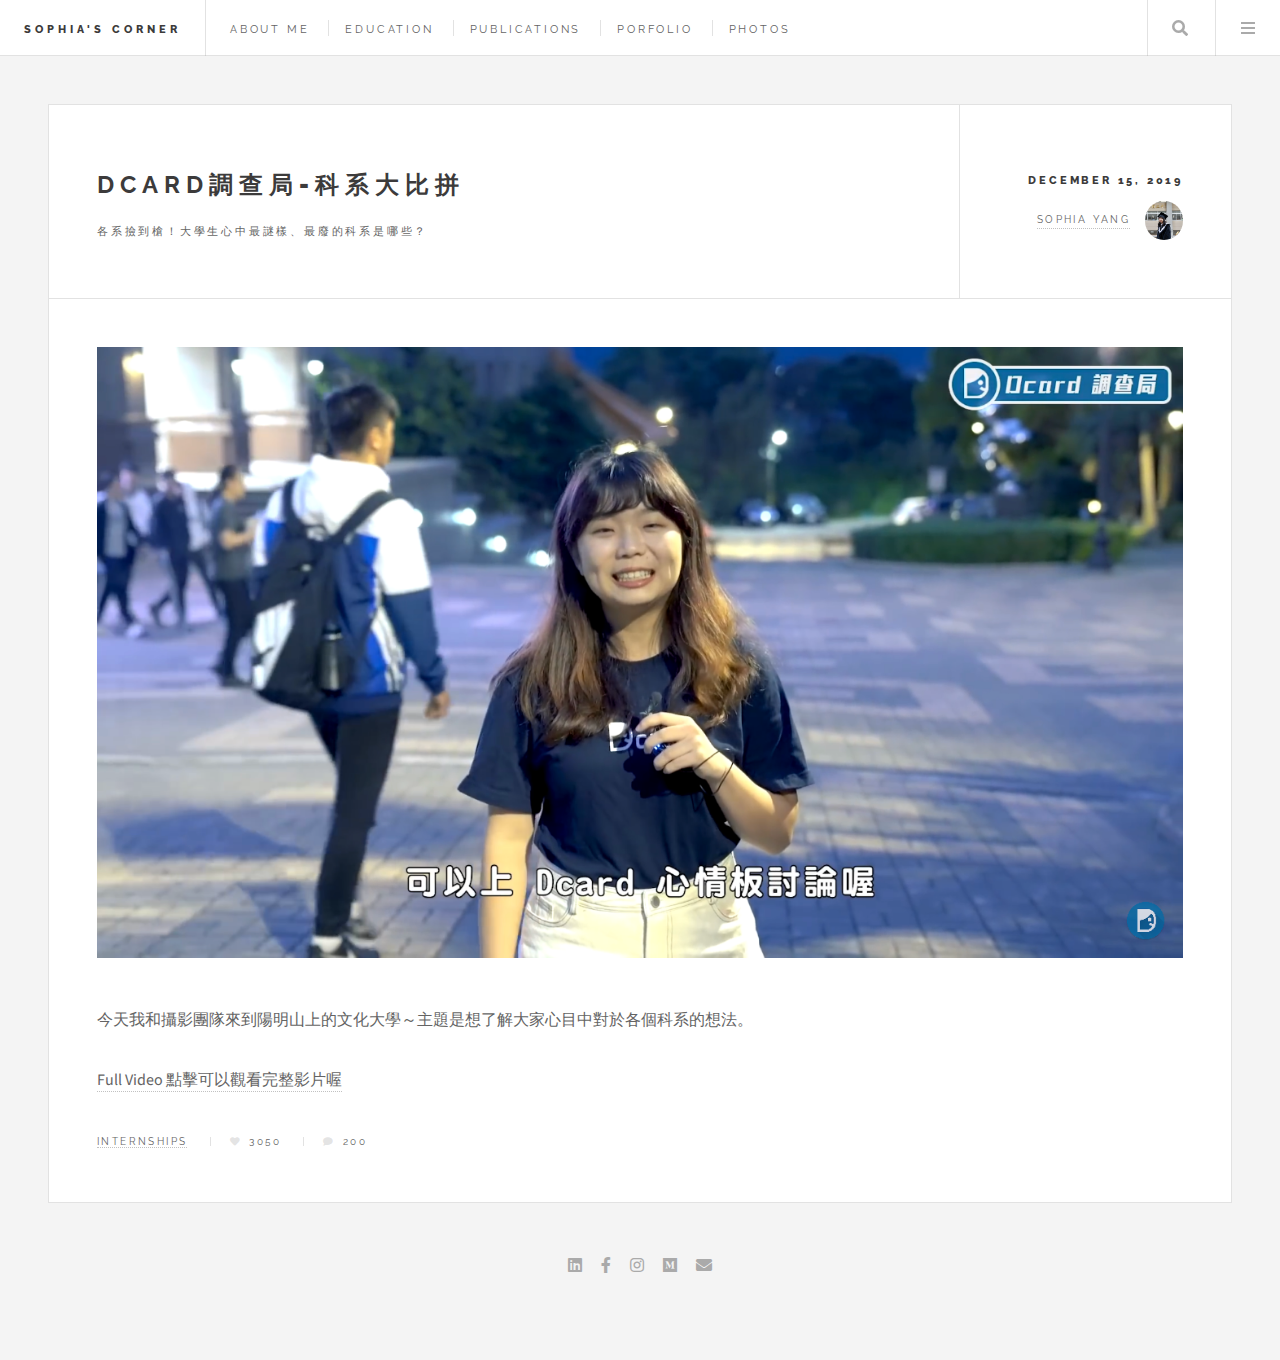
<file: Downloads/html5up-future-imperfect/single.html>
<!DOCTYPE HTML>
<html>
	<head>
		<title>Sophia's Corner</title>
		<meta charset="utf-8" />
		<meta name="viewport" content="width=device-width, initial-scale=1, user-scalable=no" />
		<link rel="stylesheet" href="assets/css/main.css" />
	</head>
	<body class="single is-preload">

		<!-- Wrapper -->
			<div id="wrapper">

				<!-- Header -->
					<header id="header">
						<h1><a href="index.html">Sophia's corner</a></h1>
						<nav class="links">
							<ul>
								<li><a href="#">About Me</a></li>
								<li><a href="#">Education</a></li>
								<li><a href="#">Publications</a></li>
								<li><a href="#">Porfolio</a></li>
								<li><a href="#">Photos</a></li>
							</ul>
						</nav>
						<nav class="main">
							<ul>
								<li class="search">
									<a class="fa-search" href="#search">Search</a>
									<form id="search" method="get" action="#">
										<input type="text" name="query" placeholder="Search" />
									</form>
								</li>
								<li class="menu">
									<a class="fa-bars" href="#menu">Menu</a>
								</li>
							</ul>
						</nav>
					</header>

				<!-- Menu -->
					<section id="menu">

						<!-- Search -->
							<section>
								<form class="search" method="get" action="#">
									<input type="text" name="query" placeholder="Search" />
								</form>
							</section>

							<section>
								<ul class="links">
									<li>
										<a href="#">
											<h3>Dcard Intern</h3>
											<p>Social Media Marketing Intern</p>
										</a>
									</li>
									<li>
										<a href="#">
											<h3>KKBOX experience</h3>
											<p>Student Brand Ambassador</p>
										</a>
									</li>
									<li>
										<a href="#">
											<h3>Team Manager</h3>
											<p>NCCU COMM basketball team</p>
										</a>
									</li>
								</ul>
							</section>

						<!-- Actions -->
							<section>
								<ul class="actions stacked">
									<li><a href="#" class="button large fit">Log In</a></li>
								</ul>
							</section>

					</section>

				<!-- Main -->
					<div id="main">

						<!-- Post -->
							<article class="post">
								<header>
									<div class="title">
										<h2><a href="#"><b>Dcard調查局</b>-科系大比拼</a></h2>
										<p>各系撿到槍！大學生心中最謎樣、最廢的科系是哪些？</p>
									</div>
									<div class="meta">
										<time class="published" datetime="2015-11-01">December 15, 2019</time>
										<a href="#" class="author"><span class="name">Sophia Yang</span><img src="images/Image from iOS.jpg" alt="sophia" /></a>
									</div>
								</header>
								<span class="image featured"><img src="images/pic01.jpg" alt="" /></span>
								<p>今天我和攝影團隊來到陽明山上的文化大學～主題是想了解大家心目中對於各個科系的想法。</p>
								<p><a href="https://www.youtube.com/watch?v=bdsNnORG29A">Full Video 點擊可以觀看完整影片喔</a> </p>
								<footer>
									<ul class="stats">
										<li><a href="#">Internships</a></li>
										<li><a href="#" class="icon solid fa-heart">3050</a></li>
										<li><a href="#" class="icon solid fa-comment">200</a></li>
									</ul>
								</footer>
							</article>

					</div>

				<!-- Footer -->
					<section id="footer">
						<ul class="icons">
							<li><a href="#" class="icon brands fa-linkedin"><span class="label">LinkedIn</span></a></li>
							<li><a href="https://www.facebook.com/ChunFei.Yang" class="icon brands fa-facebook-f"><span class="label">Facebook</span></a></li>
							<li><a href="https://www.instagram.com/___sofeia___/" class="icon brands fa-instagram"><span class="label">Instagram</span></a></li>
							<li><a href="https://medium.com/@dophlon.4329" class="icon brands fa-medium"><span class="label">Medium</span></a></li>
							<li><a href="mailto:sophia51225@yahoo.com.tw" class="icon solid fa-envelope"><span class="label">Email</span></a></li>
						</ul>
					</section>

			</div>

		<!-- Scripts -->
			<script src="assets/js/jquery.min.js"></script>
			<script src="assets/js/browser.min.js"></script>
			<script src="assets/js/breakpoints.min.js"></script>
			<script src="assets/js/util.js"></script>
			<script src="assets/js/main.js"></script>

	</body>
</html>
</file>
<file: Downloads/html5up-future-imperfect/assets/css/main.css>
@import url(fontawesome-all.min.css);
@import url("https://fonts.googleapis.com/css?family=Source+Sans+Pro:400,700|Raleway:400,800,900");

/*
	Future Imperfect by HTML5 UP
	html5up.net | @ajlkn
	Free for personal and commercial use under the CCA 3.0 license (html5up.net/license)
*/

html, body, div, span, applet, object,
iframe, h1, h2, h3, h4, h5, h6, p, blockquote,
pre, a, abbr, acronym, address, big, cite,
code, del, dfn, em, img, ins, kbd, q, s, samp,
small, strike, strong, sub, sup, tt, var, b,
u, i, center, dl, dt, dd, ol, ul, li, fieldset,
form, label, legend, table, caption, tbody,
tfoot, thead, tr, th, td, article, aside,
canvas, details, embed, figure, figcaption,
footer, header, hgroup, menu, nav, output, ruby,
section, summary, time, mark, audio, video {
	margin: 0;
	padding: 0;
	border: 0;
	font-size: 100%;
	font: inherit;
	vertical-align: baseline;}

article, aside, details, figcaption, figure,
footer, header, hgroup, menu, nav, section {
	display: block;}

body {
	line-height: 1;
}

ol, ul {
	list-style: none;
}

blockquote, q {
	quotes: none;
}

	blockquote:before, blockquote:after, q:before, q:after {
		content: '';
		content: none;
	}

table {
	border-collapse: collapse;
	border-spacing: 0;
}

body {
	-webkit-text-size-adjust: none;
}

mark {
	background-color: transparent;
	color: inherit;
}

input::-moz-focus-inner {
	border: 0;
	padding: 0;
}

input, select, textarea {
	-moz-appearance: none;
	-webkit-appearance: none;
	-ms-appearance: none;
	appearance: none;
}

/* Basic */

	@-ms-viewport {
		width: device-width;
	}

	body {
		-ms-overflow-style: scrollbar;
	}

	@media screen and (max-width: 480px) {

		html, body {
			min-width: 320px;
		}

	}

	html {
		box-sizing: border-box;
	}

	*, *:before, *:after {
		box-sizing: inherit;
	}

	body {
		background: #f4f4f4;
	}

		body.is-preload *, body.is-preload *:before, body.is-preload *:after {
			-moz-animation: none !important;
			-webkit-animation: none !important;
			-ms-animation: none !important;
			animation: none !important;
			-moz-transition: none !important;
			-webkit-transition: none !important;
			-ms-transition: none !important;
			transition: none !important;
		}

/* Type */

	body, input, select, textarea {
		color: #646464;
		font-family: "Source Sans Pro", Helvetica, sans-serif;
		font-size: 14pt;
		font-weight: 400;
		line-height: 1.75;
	}

		@media screen and (max-width: 1680px) {

			body, input, select, textarea {
				font-size: 12pt;
			}

		}

		@media screen and (max-width: 1280px) {

			body, input, select, textarea {
				font-size: 12pt;
			}

		}

		@media screen and (max-width: 980px) {

			body, input, select, textarea {
				font-size: 12pt;
			}

		}

		@media screen and (max-width: 736px) {

			body, input, select, textarea {
				font-size: 12pt;
			}

		}

		@media screen and (max-width: 480px) {

			body, input, select, textarea {
				font-size: 12pt;
			}

		}

	a {
		-moz-transition: color 0.2s ease, border-bottom-color 0.2s ease;
		-webkit-transition: color 0.2s ease, border-bottom-color 0.2s ease;
		-ms-transition: color 0.2s ease, border-bottom-color 0.2s ease;
		transition: color 0.2s ease, border-bottom-color 0.2s ease;
		border-bottom: dotted 1px rgba(160, 160, 160, 0.65);
		color: inherit;
		text-decoration: none;
	}

		a:before {
			-moz-transition: color 0.2s ease;
			-webkit-transition: color 0.2s ease;
			-ms-transition: color 0.2s ease;
			transition: color 0.2s ease;
		}

		a:hover {
			border-bottom-color: transparent;
			color: #2ebaae !important;
		}

			a:hover:before {
				color: #2ebaae !important;
			}

	strong, b {
		color: #3c3b3b;
		font-weight: 700;
	}

	em, i {
		font-style: italic;
	}

	p {
		margin: 0 0 2em 0;
	}

	h1, h2, h3, h4, h5, h6 {
		color: #3c3b3b;
		font-family: "Raleway", Helvetica, sans-serif;
		font-weight: 800;
		letter-spacing: 0.25em;
		line-height: 1.65;
		margin: 0 0 1em 0;
		text-transform: uppercase;
	}

		h1 a, h2 a, h3 a, h4 a, h5 a, h6 a {
			color: inherit;
			border-bottom: 0;
		}

	h2 {
		font-size: 1.1em;
	}

	h3 {
		font-size: 0.9em;
	}

	h4 {
		font-size: 0.7em;
	}

	h5 {
		font-size: 0.7em;
	}

	h6 {
		font-size: 0.7em;
	}

	sub {
		font-size: 0.8em;
		position: relative;
		top: 0.5em;
	}

	sup {
		font-size: 0.8em;
		position: relative;
		top: -0.5em;
	}

	blockquote {
		border-left: solid 4px rgba(160, 160, 160, 0.3);
		font-style: italic;
		margin: 0 0 2em 0;
		padding: 0.5em 0 0.5em 2em;
	}

	code {
		background: rgba(160, 160, 160, 0.075);
		border: solid 1px rgba(160, 160, 160, 0.3);
		font-family: "Courier New", monospace;
		font-size: 0.9em;
		margin: 0 0.25em;
		padding: 0.25em 0.65em;
	}

	pre {
		-webkit-overflow-scrolling: touch;
		font-family: "Courier New", monospace;
		font-size: 0.9em;
		margin: 0 0 2em 0;
	}

		pre code {
			display: block;
			line-height: 1.75em;
			padding: 1em 1.5em;
			overflow-x: auto;
		}

	hr {
		border: 0;
		border-bottom: solid 1px rgba(160, 160, 160, 0.3);
		margin: 2em 0;
	}

		hr.major {
			margin: 3em 0;
		}

	.align-left {
		text-align: left;
	}

	.align-center {
		text-align: center;
	}

	.align-right {
		text-align: right;
	}

/* Row */

	.row {
		display: flex;
		flex-wrap: wrap;
		box-sizing: border-box;
		align-items: stretch;
	}

		.row > * {
			box-sizing: border-box;
		}

		.row.gtr-uniform > * > :last-child {
			margin-bottom: 0;
		}

		.row.aln-left {
			justify-content: flex-start;
		}

		.row.aln-center {
			justify-content: center;
		}

		.row.aln-right {
			justify-content: flex-end;
		}

		.row.aln-top {
			align-items: flex-start;
		}

		.row.aln-middle {
			align-items: center;
		}

		.row.aln-bottom {
			align-items: flex-end;
		}

		.row > .imp {
			order: -1;
		}

		.row > .col-1 {
			width: 8.33333%;
		}

		.row > .off-1 {
			margin-left: 8.33333%;
		}

		.row > .col-2 {
			width: 16.66667%;
		}

		.row > .off-2 {
			margin-left: 16.66667%;
		}

		.row > .col-3 {
			width: 25%;
		}

		.row > .off-3 {
			margin-left: 25%;
		}

		.row > .col-4 {
			width: 33.33333%;
		}

		.row > .off-4 {
			margin-left: 33.33333%;
		}

		.row > .col-5 {
			width: 41.66667%;
		}

		.row > .off-5 {
			margin-left: 41.66667%;
		}

		.row > .col-6 {
			width: 50%;
		}

		.row > .off-6 {
			margin-left: 50%;
		}

		.row > .col-7 {
			width: 58.33333%;
		}

		.row > .off-7 {
			margin-left: 58.33333%;
		}

		.row > .col-8 {
			width: 66.66667%;
		}

		.row > .off-8 {
			margin-left: 66.66667%;
		}

		.row > .col-9 {
			width: 75%;
		}

		.row > .off-9 {
			margin-left: 75%;
		}

		.row > .col-10 {
			width: 83.33333%;
		}

		.row > .off-10 {
			margin-left: 83.33333%;
		}

		.row > .col-11 {
			width: 91.66667%;
		}

		.row > .off-11 {
			margin-left: 91.66667%;
		}

		.row > .col-12 {
			width: 100%;
		}

		.row > .off-12 {
			margin-left: 100%;
		}

		.row.gtr-0 {
			margin-top: 0;
			margin-left: 0em;
		}

			.row.gtr-0 > * {
				padding: 0 0 0 0em;
			}

			.row.gtr-0.gtr-uniform {
				margin-top: 0em;
			}

				.row.gtr-0.gtr-uniform > * {
					padding-top: 0em;
				}

		.row.gtr-25 {
			margin-top: 0;
			margin-left: -0.25em;
		}

			.row.gtr-25 > * {
				padding: 0 0 0 0.25em;
			}

			.row.gtr-25.gtr-uniform {
				margin-top: -0.25em;
			}

				.row.gtr-25.gtr-uniform > * {
					padding-top: 0.25em;
				}

		.row.gtr-50 {
			margin-top: 0;
			margin-left: -0.5em;
		}

			.row.gtr-50 > * {
				padding: 0 0 0 0.5em;
			}

			.row.gtr-50.gtr-uniform {
				margin-top: -0.5em;
			}

				.row.gtr-50.gtr-uniform > * {
					padding-top: 0.5em;
				}

		.row {
			margin-top: 0;
			margin-left: -1em;
		}

			.row > * {
				padding: 0 0 0 1em;
			}

			.row.gtr-uniform {
				margin-top: -1em;
			}

				.row.gtr-uniform > * {
					padding-top: 1em;
				}

		.row.gtr-150 {
			margin-top: 0;
			margin-left: -1.5em;
		}

			.row.gtr-150 > * {
				padding: 0 0 0 1.5em;
			}

			.row.gtr-150.gtr-uniform {
				margin-top: -1.5em;
			}

				.row.gtr-150.gtr-uniform > * {
					padding-top: 1.5em;
				}

		.row.gtr-200 {
			margin-top: 0;
			margin-left: -2em;
		}

			.row.gtr-200 > * {
				padding: 0 0 0 2em;
			}

			.row.gtr-200.gtr-uniform {
				margin-top: -2em;
			}

				.row.gtr-200.gtr-uniform > * {
					padding-top: 2em;
				}

		@media screen and (max-width: 1680px) {

			.row {
				display: flex;
				flex-wrap: wrap;
				box-sizing: border-box;
				align-items: stretch;
			}

				.row > * {
					box-sizing: border-box;
				}

				.row.gtr-uniform > * > :last-child {
					margin-bottom: 0;
				}

				.row.aln-left {
					justify-content: flex-start;
				}

				.row.aln-center {
					justify-content: center;
				}

				.row.aln-right {
					justify-content: flex-end;
				}

				.row.aln-top {
					align-items: flex-start;
				}

				.row.aln-middle {
					align-items: center;
				}

				.row.aln-bottom {
					align-items: flex-end;
				}

				.row > .imp-xlarge {
					order: -1;
				}

				.row > .col-1-xlarge {
					width: 8.33333%;
				}

				.row > .off-1-xlarge {
					margin-left: 8.33333%;
				}

				.row > .col-2-xlarge {
					width: 16.66667%;
				}

				.row > .off-2-xlarge {
					margin-left: 16.66667%;
				}

				.row > .col-3-xlarge {
					width: 25%;
				}

				.row > .off-3-xlarge {
					margin-left: 25%;
				}

				.row > .col-4-xlarge {
					width: 33.33333%;
				}

				.row > .off-4-xlarge {
					margin-left: 33.33333%;
				}

				.row > .col-5-xlarge {
					width: 41.66667%;
				}

				.row > .off-5-xlarge {
					margin-left: 41.66667%;
				}

				.row > .col-6-xlarge {
					width: 50%;
				}

				.row > .off-6-xlarge {
					margin-left: 50%;
				}

				.row > .col-7-xlarge {
					width: 58.33333%;
				}

				.row > .off-7-xlarge {
					margin-left: 58.33333%;
				}

				.row > .col-8-xlarge {
					width: 66.66667%;
				}

				.row > .off-8-xlarge {
					margin-left: 66.66667%;
				}

				.row > .col-9-xlarge {
					width: 75%;
				}

				.row > .off-9-xlarge {
					margin-left: 75%;
				}

				.row > .col-10-xlarge {
					width: 83.33333%;
				}

				.row > .off-10-xlarge {
					margin-left: 83.33333%;
				}

				.row > .col-11-xlarge {
					width: 91.66667%;
				}

				.row > .off-11-xlarge {
					margin-left: 91.66667%;
				}

				.row > .col-12-xlarge {
					width: 100%;
				}

				.row > .off-12-xlarge {
					margin-left: 100%;
				}

				.row.gtr-0 {
					margin-top: 0;
					margin-left: 0em;
				}

					.row.gtr-0 > * {
						padding: 0 0 0 0em;
					}

					.row.gtr-0.gtr-uniform {
						margin-top: 0em;
					}

						.row.gtr-0.gtr-uniform > * {
							padding-top: 0em;
						}

				.row.gtr-25 {
					margin-top: 0;
					margin-left: -0.25em;
				}

					.row.gtr-25 > * {
						padding: 0 0 0 0.25em;
					}

					.row.gtr-25.gtr-uniform {
						margin-top: -0.25em;
					}

						.row.gtr-25.gtr-uniform > * {
							padding-top: 0.25em;
						}

				.row.gtr-50 {
					margin-top: 0;
					margin-left: -0.5em;
				}

					.row.gtr-50 > * {
						padding: 0 0 0 0.5em;
					}

					.row.gtr-50.gtr-uniform {
						margin-top: -0.5em;
					}

						.row.gtr-50.gtr-uniform > * {
							padding-top: 0.5em;
						}

				.row {
					margin-top: 0;
					margin-left: -1em;
				}

					.row > * {
						padding: 0 0 0 1em;
					}

					.row.gtr-uniform {
						margin-top: -1em;
					}

						.row.gtr-uniform > * {
							padding-top: 1em;
						}

				.row.gtr-150 {
					margin-top: 0;
					margin-left: -1.5em;
				}

					.row.gtr-150 > * {
						padding: 0 0 0 1.5em;
					}

					.row.gtr-150.gtr-uniform {
						margin-top: -1.5em;
					}

						.row.gtr-150.gtr-uniform > * {
							padding-top: 1.5em;
						}

				.row.gtr-200 {
					margin-top: 0;
					margin-left: -2em;
				}

					.row.gtr-200 > * {
						padding: 0 0 0 2em;
					}

					.row.gtr-200.gtr-uniform {
						margin-top: -2em;
					}

						.row.gtr-200.gtr-uniform > * {
							padding-top: 2em;
						}

		}

		@media screen and (max-width: 1280px) {

			.row {
				display: flex;
				flex-wrap: wrap;
				box-sizing: border-box;
				align-items: stretch;
			}

				.row > * {
					box-sizing: border-box;
				}

				.row.gtr-uniform > * > :last-child {
					margin-bottom: 0;
				}

				.row.aln-left {
					justify-content: flex-start;
				}

				.row.aln-center {
					justify-content: center;
				}

				.row.aln-right {
					justify-content: flex-end;
				}

				.row.aln-top {
					align-items: flex-start;
				}

				.row.aln-middle {
					align-items: center;
				}

				.row.aln-bottom {
					align-items: flex-end;
				}

				.row > .imp-large {
					order: -1;
				}

				.row > .col-1-large {
					width: 8.33333%;
				}

				.row > .off-1-large {
					margin-left: 8.33333%;
				}

				.row > .col-2-large {
					width: 16.66667%;
				}

				.row > .off-2-large {
					margin-left: 16.66667%;
				}

				.row > .col-3-large {
					width: 25%;
				}

				.row > .off-3-large {
					margin-left: 25%;
				}

				.row > .col-4-large {
					width: 33.33333%;
				}

				.row > .off-4-large {
					margin-left: 33.33333%;
				}

				.row > .col-5-large {
					width: 41.66667%;
				}

				.row > .off-5-large {
					margin-left: 41.66667%;
				}

				.row > .col-6-large {
					width: 50%;
				}

				.row > .off-6-large {
					margin-left: 50%;
				}

				.row > .col-7-large {
					width: 58.33333%;
				}

				.row > .off-7-large {
					margin-left: 58.33333%;
				}

				.row > .col-8-large {
					width: 66.66667%;
				}

				.row > .off-8-large {
					margin-left: 66.66667%;
				}

				.row > .col-9-large {
					width: 75%;
				}

				.row > .off-9-large {
					margin-left: 75%;
				}

				.row > .col-10-large {
					width: 83.33333%;
				}

				.row > .off-10-large {
					margin-left: 83.33333%;
				}

				.row > .col-11-large {
					width: 91.66667%;
				}

				.row > .off-11-large {
					margin-left: 91.66667%;
				}

				.row > .col-12-large {
					width: 100%;
				}

				.row > .off-12-large {
					margin-left: 100%;
				}

				.row.gtr-0 {
					margin-top: 0;
					margin-left: 0em;
				}

					.row.gtr-0 > * {
						padding: 0 0 0 0em;
					}

					.row.gtr-0.gtr-uniform {
						margin-top: 0em;
					}

						.row.gtr-0.gtr-uniform > * {
							padding-top: 0em;
						}

				.row.gtr-25 {
					margin-top: 0;
					margin-left: -0.25em;
				}

					.row.gtr-25 > * {
						padding: 0 0 0 0.25em;
					}

					.row.gtr-25.gtr-uniform {
						margin-top: -0.25em;
					}

						.row.gtr-25.gtr-uniform > * {
							padding-top: 0.25em;
						}

				.row.gtr-50 {
					margin-top: 0;
					margin-left: -0.5em;
				}

					.row.gtr-50 > * {
						padding: 0 0 0 0.5em;
					}

					.row.gtr-50.gtr-uniform {
						margin-top: -0.5em;
					}

						.row.gtr-50.gtr-uniform > * {
							padding-top: 0.5em;
						}

				.row {
					margin-top: 0;
					margin-left: -1em;
				}

					.row > * {
						padding: 0 0 0 1em;
					}

					.row.gtr-uniform {
						margin-top: -1em;
					}

						.row.gtr-uniform > * {
							padding-top: 1em;
						}

				.row.gtr-150 {
					margin-top: 0;
					margin-left: -1.5em;
				}

					.row.gtr-150 > * {
						padding: 0 0 0 1.5em;
					}

					.row.gtr-150.gtr-uniform {
						margin-top: -1.5em;
					}

						.row.gtr-150.gtr-uniform > * {
							padding-top: 1.5em;
						}

				.row.gtr-200 {
					margin-top: 0;
					margin-left: -2em;
				}

					.row.gtr-200 > * {
						padding: 0 0 0 2em;
					}

					.row.gtr-200.gtr-uniform {
						margin-top: -2em;
					}

						.row.gtr-200.gtr-uniform > * {
							padding-top: 2em;
						}

		}

		@media screen and (max-width: 980px) {

			.row {
				display: flex;
				flex-wrap: wrap;
				box-sizing: border-box;
				align-items: stretch;
			}

				.row > * {
					box-sizing: border-box;
				}

				.row.gtr-uniform > * > :last-child {
					margin-bottom: 0;
				}

				.row.aln-left {
					justify-content: flex-start;
				}

				.row.aln-center {
					justify-content: center;
				}

				.row.aln-right {
					justify-content: flex-end;
				}

				.row.aln-top {
					align-items: flex-start;
				}

				.row.aln-middle {
					align-items: center;
				}

				.row.aln-bottom {
					align-items: flex-end;
				}

				.row > .imp-medium {
					order: -1;
				}

				.row > .col-1-medium {
					width: 8.33333%;
				}

				.row > .off-1-medium {
					margin-left: 8.33333%;
				}

				.row > .col-2-medium {
					width: 16.66667%;
				}

				.row > .off-2-medium {
					margin-left: 16.66667%;
				}

				.row > .col-3-medium {
					width: 25%;
				}

				.row > .off-3-medium {
					margin-left: 25%;
				}

				.row > .col-4-medium {
					width: 33.33333%;
				}

				.row > .off-4-medium {
					margin-left: 33.33333%;
				}

				.row > .col-5-medium {
					width: 41.66667%;
				}

				.row > .off-5-medium {
					margin-left: 41.66667%;
				}

				.row > .col-6-medium {
					width: 50%;
				}

				.row > .off-6-medium {
					margin-left: 50%;
				}

				.row > .col-7-medium {
					width: 58.33333%;
				}

				.row > .off-7-medium {
					margin-left: 58.33333%;
				}

				.row > .col-8-medium {
					width: 66.66667%;
				}

				.row > .off-8-medium {
					margin-left: 66.66667%;
				}

				.row > .col-9-medium {
					width: 75%;
				}

				.row > .off-9-medium {
					margin-left: 75%;
				}

				.row > .col-10-medium {
					width: 83.33333%;
				}

				.row > .off-10-medium {
					margin-left: 83.33333%;
				}

				.row > .col-11-medium {
					width: 91.66667%;
				}

				.row > .off-11-medium {
					margin-left: 91.66667%;
				}

				.row > .col-12-medium {
					width: 100%;
				}

				.row > .off-12-medium {
					margin-left: 100%;
				}

				.row.gtr-0 {
					margin-top: 0;
					margin-left: 0em;
				}

					.row.gtr-0 > * {
						padding: 0 0 0 0em;
					}

					.row.gtr-0.gtr-uniform {
						margin-top: 0em;
					}

						.row.gtr-0.gtr-uniform > * {
							padding-top: 0em;
						}

				.row.gtr-25 {
					margin-top: 0;
					margin-left: -0.25em;
				}

					.row.gtr-25 > * {
						padding: 0 0 0 0.25em;
					}

					.row.gtr-25.gtr-uniform {
						margin-top: -0.25em;
					}

						.row.gtr-25.gtr-uniform > * {
							padding-top: 0.25em;
						}

				.row.gtr-50 {
					margin-top: 0;
					margin-left: -0.5em;
				}

					.row.gtr-50 > * {
						padding: 0 0 0 0.5em;
					}

					.row.gtr-50.gtr-uniform {
						margin-top: -0.5em;
					}

						.row.gtr-50.gtr-uniform > * {
							padding-top: 0.5em;
						}

				.row {
					margin-top: 0;
					margin-left: -1em;
				}

					.row > * {
						padding: 0 0 0 1em;
					}

					.row.gtr-uniform {
						margin-top: -1em;
					}

						.row.gtr-uniform > * {
							padding-top: 1em;
						}

				.row.gtr-150 {
					margin-top: 0;
					margin-left: -1.5em;
				}

					.row.gtr-150 > * {
						padding: 0 0 0 1.5em;
					}

					.row.gtr-150.gtr-uniform {
						margin-top: -1.5em;
					}

						.row.gtr-150.gtr-uniform > * {
							padding-top: 1.5em;
						}

				.row.gtr-200 {
					margin-top: 0;
					margin-left: -2em;
				}

					.row.gtr-200 > * {
						padding: 0 0 0 2em;
					}

					.row.gtr-200.gtr-uniform {
						margin-top: -2em;
					}

						.row.gtr-200.gtr-uniform > * {
							padding-top: 2em;
						}

		}

		@media screen and (max-width: 736px) {

			.row {
				display: flex;
				flex-wrap: wrap;
				box-sizing: border-box;
				align-items: stretch;
			}

				.row > * {
					box-sizing: border-box;
				}

				.row.gtr-uniform > * > :last-child {
					margin-bottom: 0;
				}

				.row.aln-left {
					justify-content: flex-start;
				}

				.row.aln-center {
					justify-content: center;
				}

				.row.aln-right {
					justify-content: flex-end;
				}

				.row.aln-top {
					align-items: flex-start;
				}

				.row.aln-middle {
					align-items: center;
				}

				.row.aln-bottom {
					align-items: flex-end;
				}

				.row > .imp-small {
					order: -1;
				}

				.row > .col-1-small {
					width: 8.33333%;
				}

				.row > .off-1-small {
					margin-left: 8.33333%;
				}

				.row > .col-2-small {
					width: 16.66667%;
				}

				.row > .off-2-small {
					margin-left: 16.66667%;
				}

				.row > .col-3-small {
					width: 25%;
				}

				.row > .off-3-small {
					margin-left: 25%;
				}

				.row > .col-4-small {
					width: 33.33333%;
				}

				.row > .off-4-small {
					margin-left: 33.33333%;
				}

				.row > .col-5-small {
					width: 41.66667%;
				}

				.row > .off-5-small {
					margin-left: 41.66667%;
				}

				.row > .col-6-small {
					width: 50%;
				}

				.row > .off-6-small {
					margin-left: 50%;
				}

				.row > .col-7-small {
					width: 58.33333%;
				}

				.row > .off-7-small {
					margin-left: 58.33333%;
				}

				.row > .col-8-small {
					width: 66.66667%;
				}

				.row > .off-8-small {
					margin-left: 66.66667%;
				}

				.row > .col-9-small {
					width: 75%;
				}

				.row > .off-9-small {
					margin-left: 75%;
				}

				.row > .col-10-small {
					width: 83.33333%;
				}

				.row > .off-10-small {
					margin-left: 83.33333%;
				}

				.row > .col-11-small {
					width: 91.66667%;
				}

				.row > .off-11-small {
					margin-left: 91.66667%;
				}

				.row > .col-12-small {
					width: 100%;
				}

				.row > .off-12-small {
					margin-left: 100%;
				}

				.row.gtr-0 {
					margin-top: 0;
					margin-left: 0em;
				}

					.row.gtr-0 > * {
						padding: 0 0 0 0em;
					}

					.row.gtr-0.gtr-uniform {
						margin-top: 0em;
					}

						.row.gtr-0.gtr-uniform > * {
							padding-top: 0em;
						}

				.row.gtr-25 {
					margin-top: 0;
					margin-left: -0.25em;
				}

					.row.gtr-25 > * {
						padding: 0 0 0 0.25em;
					}

					.row.gtr-25.gtr-uniform {
						margin-top: -0.25em;
					}

						.row.gtr-25.gtr-uniform > * {
							padding-top: 0.25em;
						}

				.row.gtr-50 {
					margin-top: 0;
					margin-left: -0.5em;
				}

					.row.gtr-50 > * {
						padding: 0 0 0 0.5em;
					}

					.row.gtr-50.gtr-uniform {
						margin-top: -0.5em;
					}

						.row.gtr-50.gtr-uniform > * {
							padding-top: 0.5em;
						}

				.row {
					margin-top: 0;
					margin-left: -1em;
				}

					.row > * {
						padding: 0 0 0 1em;
					}

					.row.gtr-uniform {
						margin-top: -1em;
					}

						.row.gtr-uniform > * {
							padding-top: 1em;
						}

				.row.gtr-150 {
					margin-top: 0;
					margin-left: -1.5em;
				}

					.row.gtr-150 > * {
						padding: 0 0 0 1.5em;
					}

					.row.gtr-150.gtr-uniform {
						margin-top: -1.5em;
					}

						.row.gtr-150.gtr-uniform > * {
							padding-top: 1.5em;
						}

				.row.gtr-200 {
					margin-top: 0;
					margin-left: -2em;
				}

					.row.gtr-200 > * {
						padding: 0 0 0 2em;
					}

					.row.gtr-200.gtr-uniform {
						margin-top: -2em;
					}

						.row.gtr-200.gtr-uniform > * {
							padding-top: 2em;
						}

		}

		@media screen and (max-width: 480px) {

			.row {
				display: flex;
				flex-wrap: wrap;
				box-sizing: border-box;
				align-items: stretch;
			}

				.row > * {
					box-sizing: border-box;
				}

				.row.gtr-uniform > * > :last-child {
					margin-bottom: 0;
				}

				.row.aln-left {
					justify-content: flex-start;
				}

				.row.aln-center {
					justify-content: center;
				}

				.row.aln-right {
					justify-content: flex-end;
				}

				.row.aln-top {
					align-items: flex-start;
				}

				.row.aln-middle {
					align-items: center;
				}

				.row.aln-bottom {
					align-items: flex-end;
				}

				.row > .imp-xsmall {
					order: -1;
				}

				.row > .col-1-xsmall {
					width: 8.33333%;
				}

				.row > .off-1-xsmall {
					margin-left: 8.33333%;
				}

				.row > .col-2-xsmall {
					width: 16.66667%;
				}

				.row > .off-2-xsmall {
					margin-left: 16.66667%;
				}

				.row > .col-3-xsmall {
					width: 25%;
				}

				.row > .off-3-xsmall {
					margin-left: 25%;
				}

				.row > .col-4-xsmall {
					width: 33.33333%;
				}

				.row > .off-4-xsmall {
					margin-left: 33.33333%;
				}

				.row > .col-5-xsmall {
					width: 41.66667%;
				}

				.row > .off-5-xsmall {
					margin-left: 41.66667%;
				}

				.row > .col-6-xsmall {
					width: 50%;
				}

				.row > .off-6-xsmall {
					margin-left: 50%;
				}

				.row > .col-7-xsmall {
					width: 58.33333%;
				}

				.row > .off-7-xsmall {
					margin-left: 58.33333%;
				}

				.row > .col-8-xsmall {
					width: 66.66667%;
				}

				.row > .off-8-xsmall {
					margin-left: 66.66667%;
				}

				.row > .col-9-xsmall {
					width: 75%;
				}

				.row > .off-9-xsmall {
					margin-left: 75%;
				}

				.row > .col-10-xsmall {
					width: 83.33333%;
				}

				.row > .off-10-xsmall {
					margin-left: 83.33333%;
				}

				.row > .col-11-xsmall {
					width: 91.66667%;
				}

				.row > .off-11-xsmall {
					margin-left: 91.66667%;
				}

				.row > .col-12-xsmall {
					width: 100%;
				}

				.row > .off-12-xsmall {
					margin-left: 100%;
				}

				.row.gtr-0 {
					margin-top: 0;
					margin-left: 0em;
				}

					.row.gtr-0 > * {
						padding: 0 0 0 0em;
					}

					.row.gtr-0.gtr-uniform {
						margin-top: 0em;
					}

						.row.gtr-0.gtr-uniform > * {
							padding-top: 0em;
						}

				.row.gtr-25 {
					margin-top: 0;
					margin-left: -0.25em;
				}

					.row.gtr-25 > * {
						padding: 0 0 0 0.25em;
					}

					.row.gtr-25.gtr-uniform {
						margin-top: -0.25em;
					}

						.row.gtr-25.gtr-uniform > * {
							padding-top: 0.25em;
						}

				.row.gtr-50 {
					margin-top: 0;
					margin-left: -0.5em;
				}

					.row.gtr-50 > * {
						padding: 0 0 0 0.5em;
					}

					.row.gtr-50.gtr-uniform {
						margin-top: -0.5em;
					}

						.row.gtr-50.gtr-uniform > * {
							padding-top: 0.5em;
						}

				.row {
					margin-top: 0;
					margin-left: -1em;
				}

					.row > * {
						padding: 0 0 0 1em;
					}

					.row.gtr-uniform {
						margin-top: -1em;
					}

						.row.gtr-uniform > * {
							padding-top: 1em;
						}

				.row.gtr-150 {
					margin-top: 0;
					margin-left: -1.5em;
				}

					.row.gtr-150 > * {
						padding: 0 0 0 1.5em;
					}

					.row.gtr-150.gtr-uniform {
						margin-top: -1.5em;
					}

						.row.gtr-150.gtr-uniform > * {
							padding-top: 1.5em;
						}

				.row.gtr-200 {
					margin-top: 0;
					margin-left: -2em;
				}

					.row.gtr-200 > * {
						padding: 0 0 0 2em;
					}

					.row.gtr-200.gtr-uniform {
						margin-top: -2em;
					}

						.row.gtr-200.gtr-uniform > * {
							padding-top: 2em;
						}

		}

/* Author */

	.author {
		display: -moz-flex;
		display: -webkit-flex;
		display: -ms-flex;
		display: flex;
		-moz-flex-direction: row;
		-webkit-flex-direction: row;
		-ms-flex-direction: row;
		flex-direction: row;
		-moz-align-items: center;
		-webkit-align-items: center;
		-ms-align-items: center;
		align-items: center;
		-moz-justify-content: -moz-flex-end;
		-webkit-justify-content: -webkit-flex-end;
		-ms-justify-content: -ms-flex-end;
		justify-content: flex-end;
		border-bottom: 0;
		font-family: "Raleway", Helvetica, sans-serif;
		font-size: 0.6em;
		font-weight: 400;
		letter-spacing: 0.25em;
		text-transform: uppercase;
		white-space: nowrap;
	}

		.author .name {
			-moz-transition: border-bottom-color 0.2s ease;
			-webkit-transition: border-bottom-color 0.2s ease;
			-ms-transition: border-bottom-color 0.2s ease;
			transition: border-bottom-color 0.2s ease;
			border-bottom: dotted 1px rgba(160, 160, 160, 0.65);
			display: block;
			margin: 0 1.5em 0 0;
		}

		.author img {
			border-radius: 100%;
			display: block;
			width: 4em;
		}

		.author:hover .name {
			border-bottom-color: transparent;
		}

/* Blurb */

	.blurb h2 {
		font-size: 0.8em;
		margin: 0 0 1.5em 0;
	}

	.blurb h3 {
		font-size: 0.7em;
	}

	.blurb p {
		font-size: 0.9em;
	}

/* Box */

	.box {
		border: solid 1px rgba(160, 160, 160, 0.3);
		margin-bottom: 2em;
		padding: 1.5em;
	}

		.box > :last-child,
		.box > :last-child > :last-child,
		.box > :last-child > :last-child > :last-child {
			margin-bottom: 0;
		}

		.box.alt {
			border: 0;
			border-radius: 0;
			padding: 0;
		}

/* Button */

	input[type="submit"],
	input[type="reset"],
	input[type="button"],
	button,
	.button {
		-moz-appearance: none;
		-webkit-appearance: none;
		-ms-appearance: none;
		appearance: none;
		-moz-transition: background-color 0.2s ease, box-shadow 0.2s ease, color 0.2s ease;
		-webkit-transition: background-color 0.2s ease, box-shadow 0.2s ease, color 0.2s ease;
		-ms-transition: background-color 0.2s ease, box-shadow 0.2s ease, color 0.2s ease;
		transition: background-color 0.2s ease, box-shadow 0.2s ease, color 0.2s ease;
		background-color: transparent;
		border: 0;
		box-shadow: inset 0 0 0 1px rgba(160, 160, 160, 0.3);
		color: #3c3b3b !important;
		cursor: pointer;
		display: inline-block;
		font-family: "Raleway", Helvetica, sans-serif;
		font-size: 0.6em;
		font-weight: 800;
		height: 4.8125em;
		letter-spacing: 0.25em;
		line-height: 4.8125em;
		padding: 0 2.5em;
		text-align: center;
		text-decoration: none;
		text-transform: uppercase;
		white-space: nowrap;
	}

		input[type="submit"]:hover,
		input[type="reset"]:hover,
		input[type="button"]:hover,
		button:hover,
		.button:hover {
			box-shadow: inset 0 0 0 1px #2ebaae;
			color: #2ebaae !important;
		}

			input[type="submit"]:hover:active,
			input[type="reset"]:hover:active,
			input[type="button"]:hover:active,
			button:hover:active,
			.button:hover:active {
				background-color: rgba(46, 186, 174, 0.05);
			}

		input[type="submit"]:before, input[type="submit"]:after,
		input[type="reset"]:before,
		input[type="reset"]:after,
		input[type="button"]:before,
		input[type="button"]:after,
		button:before,
		button:after,
		.button:before,
		.button:after {
			color: #aaaaaa;
			position: relative;
		}

		input[type="submit"]:before,
		input[type="reset"]:before,
		input[type="button"]:before,
		button:before,
		.button:before {
			left: -1em;
			padding: 0 0 0 0.75em;
		}

		input[type="submit"]:after,
		input[type="reset"]:after,
		input[type="button"]:after,
		button:after,
		.button:after {
			left: 1em;
			padding: 0 0.75em 0 0;
		}

		input[type="submit"].fit,
		input[type="reset"].fit,
		input[type="button"].fit,
		button.fit,
		.button.fit {
			width: 100%;
		}

		input[type="submit"].large,
		input[type="reset"].large,
		input[type="button"].large,
		button.large,
		.button.large {
			font-size: 0.7em;
			padding: 0 3em;
		}

		input[type="submit"].small,
		input[type="reset"].small,
		input[type="button"].small,
		button.small,
		.button.small {
			font-size: 0.5em;
		}

		input[type="submit"].disabled, input[type="submit"]:disabled,
		input[type="reset"].disabled,
		input[type="reset"]:disabled,
		input[type="button"].disabled,
		input[type="button"]:disabled,
		button.disabled,
		button:disabled,
		.button.disabled,
		.button:disabled {
			pointer-events: none;
			color: rgba(160, 160, 160, 0.3) !important;
		}

			input[type="submit"].disabled:before, input[type="submit"]:disabled:before,
			input[type="reset"].disabled:before,
			input[type="reset"]:disabled:before,
			input[type="button"].disabled:before,
			input[type="button"]:disabled:before,
			button.disabled:before,
			button:disabled:before,
			.button.disabled:before,
			.button:disabled:before {
				color: rgba(160, 160, 160, 0.3) !important;
			}

/* Form */

	form {
		margin: 0 0 2em 0;
	}

		form.search {
			text-decoration: none;
			position: relative;
		}

			form.search:before {
				-moz-osx-font-smoothing: grayscale;
				-webkit-font-smoothing: antialiased;
				display: inline-block;
				font-style: normal;
				font-variant: normal;
				text-rendering: auto;
				line-height: 1;
				text-transform: none !important;
				font-family: 'Font Awesome 5 Free';
				font-weight: 900;
			}

			form.search:before {
				color: #aaaaaa;
				content: '\f002';
				display: block;
				height: 2.75em;
				left: 0;
				line-height: 2.75em;
				position: absolute;
				text-align: center;
				top: 0;
				width: 2.5em;
			}

			form.search > input:first-child {
				padding-left: 2.5em;
			}

	label {
		color: #3c3b3b;
		display: block;
		font-size: 0.9em;
		font-weight: 700;
		margin: 0 0 1em 0;
	}

	input[type="text"],
	input[type="password"],
	input[type="email"],
	input[type="tel"],
	select,
	textarea {
		-moz-appearance: none;
		-webkit-appearance: none;
		-ms-appearance: none;
		appearance: none;
		background: rgba(160, 160, 160, 0.075);
		border: none;
		border: solid 1px rgba(160, 160, 160, 0.3);
		border-radius: 0;
		color: inherit;
		display: block;
		outline: 0;
		padding: 0 1em;
		text-decoration: none;
		width: 100%;
	}

		input[type="text"]:invalid,
		input[type="password"]:invalid,
		input[type="email"]:invalid,
		input[type="tel"]:invalid,
		select:invalid,
		textarea:invalid {
			box-shadow: none;
		}

		input[type="text"]:focus,
		input[type="password"]:focus,
		input[type="email"]:focus,
		input[type="tel"]:focus,
		select:focus,
		textarea:focus {
			border-color: #2ebaae;
			box-shadow: inset 0 0 0 1px #2ebaae;
		}

	.select-wrapper {
		text-decoration: none;
		display: block;
		position: relative;
	}

		.select-wrapper:before {
			-moz-osx-font-smoothing: grayscale;
			-webkit-font-smoothing: antialiased;
			display: inline-block;
			font-style: normal;
			font-variant: normal;
			text-rendering: auto;
			line-height: 1;
			text-transform: none !important;
			font-family: 'Font Awesome 5 Free';
			font-weight: 900;
		}

		.select-wrapper:before {
			color: rgba(160, 160, 160, 0.3);
			content: '\f078';
			display: block;
			height: 2.75em;
			line-height: 2.75em;
			pointer-events: none;
			position: absolute;
			right: 0;
			text-align: center;
			top: 0;
			width: 2.75em;
		}

		.select-wrapper select::-ms-expand {
			display: none;
		}

	select {
		background-image: url("data:image/svg+xml;charset=utf8,%3Csvg xmlns='http://www.w3.org/2000/svg' width='40' height='40' preserveAspectRatio='none' viewBox='0 0 40 40'%3E%3Cpath d='M9.4,12.3l10.4,10.4l10.4-10.4c0.2-0.2,0.5-0.4,0.9-0.4c0.3,0,0.6,0.1,0.9,0.4l3.3,3.3c0.2,0.2,0.4,0.5,0.4,0.9 c0,0.4-0.1,0.6-0.4,0.9L20.7,31.9c-0.2,0.2-0.5,0.4-0.9,0.4c-0.3,0-0.6-0.1-0.9-0.4L4.3,17.3c-0.2-0.2-0.4-0.5-0.4-0.9 c0-0.4,0.1-0.6,0.4-0.9l3.3-3.3c0.2-0.2,0.5-0.4,0.9-0.4S9.1,12.1,9.4,12.3z' fill='rgba(160, 160, 160, 0.3)' /%3E%3C/svg%3E");
		background-size: 1.25rem;
		background-repeat: no-repeat;
		background-position: calc(100% - 1rem) center;
		height: 2.75em;
		padding-right: 2.75em;
		text-overflow: ellipsis;
	}

		select option {
			color: #3c3b3b;
			background: #ffffff;
		}

		select:focus::-ms-value {
			background-color: transparent;
		}

		select::-ms-expand {
			display: none;
		}

	input[type="text"],
	input[type="password"],
	input[type="email"],
	select {
		height: 2.75em;
	}

	textarea {
		padding: 0.75em 1em;
	}

	input[type="checkbox"],
	input[type="radio"] {
		-moz-appearance: none;
		-webkit-appearance: none;
		-ms-appearance: none;
		appearance: none;
		display: block;
		float: left;
		margin-right: -2em;
		opacity: 0;
		width: 1em;
		z-index: -1;
	}

		input[type="checkbox"] + label,
		input[type="radio"] + label {
			text-decoration: none;
			color: #646464;
			cursor: pointer;
			display: inline-block;
			font-size: 1em;
			font-weight: 400;
			padding-left: 2.4em;
			padding-right: 0.75em;
			position: relative;
		}

			input[type="checkbox"] + label:before,
			input[type="radio"] + label:before {
				-moz-osx-font-smoothing: grayscale;
				-webkit-font-smoothing: antialiased;
				display: inline-block;
				font-style: normal;
				font-variant: normal;
				text-rendering: auto;
				line-height: 1;
				text-transform: none !important;
				font-family: 'Font Awesome 5 Free';
				font-weight: 900;
			}

			input[type="checkbox"] + label:before,
			input[type="radio"] + label:before {
				background: rgba(160, 160, 160, 0.075);
				border: solid 1px rgba(160, 160, 160, 0.3);
				content: '';
				display: inline-block;
				font-size: 0.8em;
				height: 2.0625em;
				left: 0;
				line-height: 2.0625em;
				position: absolute;
				text-align: center;
				top: 0;
				width: 2.0625em;
			}

		input[type="checkbox"]:checked + label:before,
		input[type="radio"]:checked + label:before {
			background: #3c3b3b;
			border-color: #3c3b3b;
			color: #ffffff;
			content: '\f00c';
		}

		input[type="checkbox"]:focus + label:before,
		input[type="radio"]:focus + label:before {
			border-color: #2ebaae;
			box-shadow: 0 0 0 1px #2ebaae;
		}

	input[type="radio"] + label:before {
		border-radius: 100%;
	}

	::-webkit-input-placeholder {
		color: #aaaaaa !important;
		opacity: 1.0;
	}

	:-moz-placeholder {
		color: #aaaaaa !important;
		opacity: 1.0;
	}

	::-moz-placeholder {
		color: #aaaaaa !important;
		opacity: 1.0;
	}

	:-ms-input-placeholder {
		color: #aaaaaa !important;
		opacity: 1.0;
	}

/* Icon */

	.icon {
		text-decoration: none;
		border-bottom: none;
		position: relative;
	}

		.icon:before {
			-moz-osx-font-smoothing: grayscale;
			-webkit-font-smoothing: antialiased;
			display: inline-block;
			font-style: normal;
			font-variant: normal;
			text-rendering: auto;
			line-height: 1;
			text-transform: none !important;
			font-family: 'Font Awesome 5 Free';
			font-weight: 400;
		}

		.icon > .label {
			display: none;
		}

		.icon:before {
			line-height: inherit;
		}

		.icon.solid:before {
			font-weight: 900;
		}

		.icon.brands:before {
			font-family: 'Font Awesome 5 Brands';
		}

		.icon.suffix:before {
			float: right;
		}

/* Image */

	.image {
		border: 0;
		display: inline-block;
		position: relative;
	}

		.image img {
			display: block;
		}

		.image.left, .image.right {
			max-width: 40%;
		}

			.image.left img, .image.right img {
				width: 100%;
			}

		.image.left {
			float: left;
			padding: 0 1.5em 1em 0;
			top: 0.25em;
		}

		.image.right {
			float: right;
			padding: 0 0 1em 1.5em;
			top: 0.25em;
		}

		.image.fit {
			display: block;
			margin: 0 0 2em 0;
			width: 100%;
		}

			.image.fit img {
				width: 100%;
			}

		.image.featured {
			display: block;
			margin: 0 0 3em 0;
			width: 100%;
		}

			.image.featured img {
				width: 100%;
			}

			@media screen and (max-width: 736px) {

				.image.featured {
					margin: 0 0 1.5em 0;
				}

			}

		.image.main {
			display: block;
			margin: 0 0 3em 0;
			width: 100%;
		}

			.image.main img {
				width: 100%;
			}

/* List */

	ol {
		list-style: decimal;
		margin: 0 0 2em 0;
		padding-left: 1.25em;
	}

		ol li {
			padding-left: 0.25em;
		}

	ul {
		list-style: disc;
		margin: 0 0 2em 0;
		padding-left: 1em;
	}

		ul li {
			padding-left: 0.5em;
		}

		ul.alt {
			list-style: none;
			padding-left: 0;
		}

			ul.alt li {
				border-top: solid 1px rgba(160, 160, 160, 0.3);
				padding: 0.5em 0;
			}

				ul.alt li:first-child {
					border-top: 0;
					padding-top: 0;
				}

	dl {
		margin: 0 0 2em 0;
	}

		dl dt {
			display: block;
			font-weight: 700;
			margin: 0 0 1em 0;
		}

		dl dd {
			margin-left: 2em;
		}

/* Actions */

	ul.actions {
		display: -moz-flex;
		display: -webkit-flex;
		display: -ms-flex;
		display: flex;
		cursor: default;
		list-style: none;
		margin-left: -1em;
		padding-left: 0;
	}

		ul.actions li {
			padding: 0 0 0 1em;
			vertical-align: middle;
		}

		ul.actions.special {
			-moz-justify-content: center;
			-webkit-justify-content: center;
			-ms-justify-content: center;
			justify-content: center;
			width: 100%;
			margin-left: 0;
		}

			ul.actions.special li:first-child {
				padding-left: 0;
			}

		ul.actions.stacked {
			-moz-flex-direction: column;
			-webkit-flex-direction: column;
			-ms-flex-direction: column;
			flex-direction: column;
			margin-left: 0;
		}

			ul.actions.stacked li {
				padding: 1.3em 0 0 0;
			}

				ul.actions.stacked li:first-child {
					padding-top: 0;
				}

		ul.actions.fit {
			width: calc(100% + 1em);
		}

			ul.actions.fit li {
				-moz-flex-grow: 1;
				-webkit-flex-grow: 1;
				-ms-flex-grow: 1;
				flex-grow: 1;
				-moz-flex-shrink: 1;
				-webkit-flex-shrink: 1;
				-ms-flex-shrink: 1;
				flex-shrink: 1;
				width: 100%;
			}

				ul.actions.fit li > * {
					width: 100%;
				}

			ul.actions.fit.stacked {
				width: 100%;
			}

		@media screen and (max-width: 480px) {

			ul.actions:not(.fixed) {
				-moz-flex-direction: column;
				-webkit-flex-direction: column;
				-ms-flex-direction: column;
				flex-direction: column;
				margin-left: 0;
				width: 100% !important;
			}

				ul.actions:not(.fixed) li {
					-moz-flex-grow: 1;
					-webkit-flex-grow: 1;
					-ms-flex-grow: 1;
					flex-grow: 1;
					-moz-flex-shrink: 1;
					-webkit-flex-shrink: 1;
					-ms-flex-shrink: 1;
					flex-shrink: 1;
					padding: 1em 0 0 0;
					text-align: center;
					width: 100%;
				}

					ul.actions:not(.fixed) li > * {
						width: 100%;
					}

					ul.actions:not(.fixed) li:first-child {
						padding-top: 0;
					}

					ul.actions:not(.fixed) li input[type="submit"],
					ul.actions:not(.fixed) li input[type="reset"],
					ul.actions:not(.fixed) li input[type="button"],
					ul.actions:not(.fixed) li button,
					ul.actions:not(.fixed) li .button {
						width: 100%;
					}

						ul.actions:not(.fixed) li input[type="submit"].icon:before,
						ul.actions:not(.fixed) li input[type="reset"].icon:before,
						ul.actions:not(.fixed) li input[type="button"].icon:before,
						ul.actions:not(.fixed) li button.icon:before,
						ul.actions:not(.fixed) li .button.icon:before {
							margin-left: -0.5em;
						}

		}

/* Icons */

	ul.icons {
		cursor: default;
		list-style: none;
		padding-left: 0;
	}

		ul.icons li {
			display: inline-block;
			padding: 0 1em 0 0;
		}

			ul.icons li:last-child {
				padding-right: 0;
			}

			ul.icons li > * {
				border: 0;
			}

				ul.icons li > * .label {
					display: none;
				}

/* Posts */

	ul.posts {
		list-style: none;
		padding: 0;
	}

		ul.posts li {
			border-top: dotted 1px rgba(160, 160, 160, 0.3);
			margin: 1.5em 0 0 0;
			padding: 1.5em 0 0 0;
		}

			ul.posts li:first-child {
				border-top: 0;
				margin-top: 0;
				padding-top: 0;
			}

		ul.posts article {
			display: -moz-flex;
			display: -webkit-flex;
			display: -ms-flex;
			display: flex;
			-moz-align-items: -moz-flex-start;
			-webkit-align-items: -webkit-flex-start;
			-ms-align-items: -ms-flex-start;
			align-items: flex-start;
			-moz-flex-direction: row-reverse;
			-webkit-flex-direction: row-reverse;
			-ms-flex-direction: row-reverse;
			flex-direction: row-reverse;
		}

			ul.posts article .image {
				display: block;
				margin-right: 1.5em;
				min-width: 4em;
				width: 4em;
			}

				ul.posts article .image img {
					width: 100%;
				}

			ul.posts article header {
				-moz-flex-grow: 1;
				-webkit-flex-grow: 1;
				-ms-flex-grow: 1;
				flex-grow: 1;
				-ms-flex: 1;
			}

				ul.posts article header h3 {
					font-size: 0.7em;
					margin-top: 0.125em;
				}

				ul.posts article header .published {
					display: block;
					font-family: "Raleway", Helvetica, sans-serif;
					font-size: 0.6em;
					font-weight: 400;
					letter-spacing: 0.25em;
					margin: -0.625em 0 1.7em 0;
					text-transform: uppercase;
				}

				ul.posts article header > :last-child {
					margin-bottom: 0;
				}

/* Mini Post */

	.mini-post {
		display: -moz-flex;
		display: -webkit-flex;
		display: -ms-flex;
		display: flex;
		-moz-flex-direction: column-reverse;
		-webkit-flex-direction: column-reverse;
		-ms-flex-direction: column-reverse;
		flex-direction: column-reverse;
		background: #ffffff;
		border: solid 1px rgba(160, 160, 160, 0.3);
		margin: 0 0 2em 0;
	}

		.mini-post .image {
			overflow: hidden;
			width: 100%;
		}

			.mini-post .image img {
				-moz-transition: -moz-transform 0.2s ease-out;
				-webkit-transition: -webkit-transform 0.2s ease-out;
				-ms-transition: -ms-transform 0.2s ease-out;
				transition: transform 0.2s ease-out;
				width: 100%;
			}

			.mini-post .image:hover img {
				-moz-transform: scale(1.05);
				-webkit-transform: scale(1.05);
				-ms-transform: scale(1.05);
				transform: scale(1.05);
			}

		.mini-post header {
			padding: 1.25em 4.25em 0.1em 1.25em ;
			min-height: 4em;
			position: relative;
			-moz-flex-grow: 1;
			-webkit-flex-grow: 1;
			-ms-flex-grow: 1;
			flex-grow: 1;
		}

			.mini-post header h3 {
				font-size: 0.7em;
			}

			.mini-post header .published {
				display: block;
				font-family: "Raleway", Helvetica, sans-serif;
				font-size: 0.6em;
				font-weight: 400;
				letter-spacing: 0.25em;
				margin: -0.625em 0 1.7em 0;
				text-transform: uppercase;
			}

			.mini-post header .author {
				position: absolute;
				right: 2em;
				top: 2em;
			}

	.mini-posts {
		margin: 0 0 2em 0;
	}

		@media screen and (max-width: 1280px) {

			.mini-posts {
				display: -moz-flex;
				display: -webkit-flex;
				display: -ms-flex;
				display: flex;
				-moz-flex-wrap: wrap;
				-webkit-flex-wrap: wrap;
				-ms-flex-wrap: wrap;
				flex-wrap: wrap;
				width: calc(100% + 2em);
			}

				.mini-posts > * {
					margin: 2em 2em 0 0;
					width: calc(50% - 2em);
				}

				.mini-posts > :nth-child(-n + 2) {
					margin-top: 0;
				}

		}

		@media screen and (max-width: 480px) {

			.mini-posts {
				display: block;
				width: 100%;
			}

				.mini-posts > * {
					margin: 0 0 2em 0;
					width: 100%;
				}

		}

/* Post */

	.post {
		padding: 3em 3em 1em 3em ;
		background: #ffffff;
		border: solid 1px rgba(160, 160, 160, 0.3);
		margin: 0 0 3em 0;
		position: relative;
	}

		.post > header {
			display: -moz-flex;
			display: -webkit-flex;
			display: -ms-flex;
			display: flex;
			border-bottom: solid 1px rgba(160, 160, 160, 0.3);
			left: -3em;
			margin: -3em 0 3em 0;
			position: relative;
			width: calc(100% + 6em);
		}

			.post > header .title {
				-moz-flex-grow: 1;
				-webkit-flex-grow: 1;
				-ms-flex-grow: 1;
				flex-grow: 1;
				-ms-flex: 1;
				padding: 3.75em 3em 3.3em 3em;
			}

				.post > header .title h2 {
					font-weight: 900;
					font-size: 1.5em;
				}

				.post > header .title > :last-child {
					margin-bottom: 0;
				}

			.post > header .meta {
				padding: 3.75em 3em 1.75em 3em ;
				border-left: solid 1px rgba(160, 160, 160, 0.3);
				min-width: 17em;
				text-align: right;
				width: 17em;
			}

				.post > header .meta > * {
					margin: 0 0 1em 0;
				}

				.post > header .meta > :last-child {
					margin-bottom: 0;
				}

				.post > header .meta .published {
					color: #3c3b3b;
					display: block;
					font-family: "Raleway", Helvetica, sans-serif;
					font-size: 0.7em;
					font-weight: 800;
					letter-spacing: 0.25em;
					margin-top: 0.5em;
					text-transform: uppercase;
					white-space: nowrap;
				}

		.post > a.image.featured {
			overflow: hidden;
		}

			.post > a.image.featured img {
				-moz-transition: -moz-transform 0.2s ease-out;
				-webkit-transition: -webkit-transform 0.2s ease-out;
				-ms-transition: -ms-transform 0.2s ease-out;
				transition: transform 0.2s ease-out;
			}

			.post > a.image.featured:hover img {
				-moz-transform: scale(1.05);
				-webkit-transform: scale(1.05);
				-ms-transform: scale(1.05);
				transform: scale(1.05);
			}

		.post > footer {
			display: -moz-flex;
			display: -webkit-flex;
			display: -ms-flex;
			display: flex;
			-moz-align-items: center;
			-webkit-align-items: center;
			-ms-align-items: center;
			align-items: center;
		}

			.post > footer .actions {
				-moz-flex-grow: 1;
				-webkit-flex-grow: 1;
				-ms-flex-grow: 1;
				flex-grow: 1;
			}

			.post > footer .stats {
				cursor: default;
				list-style: none;
				padding: 0;
			}

				.post > footer .stats li {
					border-left: solid 1px rgba(160, 160, 160, 0.3);
					display: inline-block;
					font-family: "Raleway", Helvetica, sans-serif;
					font-size: 0.6em;
					font-weight: 400;
					letter-spacing: 0.25em;
					line-height: 1;
					margin: 0 0 0 2em;
					padding: 0 0 0 2em;
					text-transform: uppercase;
				}

					.post > footer .stats li:first-child {
						border-left: 0;
						margin-left: 0;
						padding-left: 0;
					}

					.post > footer .stats li .icon {
						border-bottom: 0;
					}

						.post > footer .stats li .icon:before {
							color: rgba(160, 160, 160, 0.3);
							margin-right: 0.75em;
						}

		@media screen and (max-width: 980px) {

			.post {
				border-left: 0;
				border-right: 0;
				left: -3em;
				width: calc(100% + (3em * 2));
			}

				.post > header {
					-moz-flex-direction: column;
					-webkit-flex-direction: column;
					-ms-flex-direction: column;
					flex-direction: column;
					padding: 3.75em 3em 1.25em 3em ;
					border-left: 0;
				}

					.post > header .title {
						-ms-flex: 0 1 auto;
						margin: 0 0 2em 0;
						padding: 0;
						text-align: center;
					}

					.post > header .meta {
						-moz-align-items: center;
						-webkit-align-items: center;
						-ms-align-items: center;
						align-items: center;
						display: -moz-flex;
						display: -webkit-flex;
						display: -ms-flex;
						display: flex;
						-moz-justify-content: center;
						-webkit-justify-content: center;
						-ms-justify-content: center;
						justify-content: center;
						border-left: 0;
						margin: 0 0 2em 0;
						padding-top: 0;
						padding: 0;
						text-align: left;
						width: 100%;
					}

						.post > header .meta > * {
							border-left: solid 1px rgba(160, 160, 160, 0.3);
							margin-left: 2em;
							padding-left: 2em;
						}

						.post > header .meta > :first-child {
							border-left: 0;
							margin-left: 0;
							padding-left: 0;
						}

						.post > header .meta .published {
							margin-bottom: 0;
							margin-top: 0;
						}

						.post > header .meta .author {
							-moz-flex-direction: row-reverse;
							-webkit-flex-direction: row-reverse;
							-ms-flex-direction: row-reverse;
							flex-direction: row-reverse;
							margin-bottom: 0;
						}

							.post > header .meta .author .name {
								margin: 0 0 0 1.5em;
							}

							.post > header .meta .author img {
								width: 3.5em;
							}

		}

		@media screen and (max-width: 736px) {

			.post {
				padding: 1.5em 1.5em 0.1em 1.5em ;
				left: -1.5em;
				margin: 0 0 2em 0;
				width: calc(100% + (1.5em * 2));
			}

				.post > header {
					padding: 3em 1.5em 0.5em 1.5em ;
					left: -1.5em;
					margin: -1.5em 0 1.5em 0;
					width: calc(100% + 3em);
				}

					.post > header .title h2 {
						font-size: 1.1em;
					}

		}

		@media screen and (max-width: 480px) {

			.post > header .meta {
				-moz-align-items: center;
				-webkit-align-items: center;
				-ms-align-items: center;
				align-items: center;
				-moz-flex-direction: column;
				-webkit-flex-direction: column;
				-ms-flex-direction: column;
				flex-direction: column;
			}

				.post > header .meta > * {
					border-left: 0;
					margin: 1em 0 0 0;
					padding-left: 0;
				}

				.post > header .meta .author .name {
					display: none;
				}

			.post > .image.featured {
				margin-left: -1.5em;
				margin-top: calc(-1.5em - 1px);
				width: calc(100% + 3em);
			}

			.post > footer {
				-moz-align-items: -moz-stretch;
				-webkit-align-items: -webkit-stretch;
				-ms-align-items: -ms-stretch;
				align-items: stretch;
				-moz-flex-direction: column-reverse;
				-webkit-flex-direction: column-reverse;
				-ms-flex-direction: column-reverse;
				flex-direction: column-reverse;
			}

				.post > footer .stats {
					text-align: center;
				}

					.post > footer .stats li {
						margin: 0 0 0 1.25em;
						padding: 0 0 0 1.25em;
					}

		}

/* Section/Article */

	section.special, article.special {
		text-align: center;
	}

	header p {
		font-family: "Raleway", Helvetica, sans-serif;
		font-size: 0.7em;
		font-weight: 400;
		letter-spacing: 0.25em;
		line-height: 2.5;
		margin-top: -1em;
		text-transform: uppercase;
	}

/* Table */

	.table-wrapper {
		-webkit-overflow-scrolling: touch;
		overflow-x: auto;
	}

	table {
		margin: 0 0 2em 0;
		width: 100%;
	}

		table tbody tr {
			border: solid 1px rgba(160, 160, 160, 0.3);
			border-left: 0;
			border-right: 0;
		}

			table tbody tr:nth-child(2n + 1) {
				background-color: rgba(160, 160, 160, 0.075);
			}

		table td {
			padding: 0.75em 0.75em;
		}

		table th {
			color: #3c3b3b;
			font-size: 0.9em;
			font-weight: 700;
			padding: 0 0.75em 0.75em 0.75em;
			text-align: left;
		}

		table thead {
			border-bottom: solid 2px rgba(160, 160, 160, 0.3);
		}

		table tfoot {
			border-top: solid 2px rgba(160, 160, 160, 0.3);
		}

		table.alt {
			border-collapse: separate;
		}

			table.alt tbody tr td {
				border: solid 1px rgba(160, 160, 160, 0.3);
				border-left-width: 0;
				border-top-width: 0;
			}

				table.alt tbody tr td:first-child {
					border-left-width: 1px;
				}

			table.alt tbody tr:first-child td {
				border-top-width: 1px;
			}

			table.alt thead {
				border-bottom: 0;
			}

			table.alt tfoot {
				border-top: 0;
			}

/* Header */

	body {
		padding-top: 3.5em;
	}

	#header {
		display: -moz-flex;
		display: -webkit-flex;
		display: -ms-flex;
		display: flex;
		-moz-justify-content: space-between;
		-webkit-justify-content: space-between;
		-ms-justify-content: space-between;
		justify-content: space-between;
		background-color: #ffffff;
		border-bottom: solid 1px rgba(160, 160, 160, 0.3);
		height: 3.5em;
		left: 0;
		line-height: 3.5em;
		position: fixed;
		top: 0;
		width: 100%;
		z-index: 10000;
	}

		#header a {
			color: inherit;
			text-decoration: none;
		}

		#header ul {
			list-style: none;
			margin: 0;
			padding-left: 0;
		}

			#header ul li {
				display: inline-block;
				padding-left: 0;
			}

		#header h1 {
			height: inherit;
			line-height: inherit;
			padding: 0 0 0 1.5em;
			white-space: nowrap;
		}

			#header h1 a {
				font-size: 0.7em;
			}

		#header .links {
			-moz-flex: 1;
			-webkit-flex: 1;
			-ms-flex: 1;
			flex: 1;
			border-left: solid 1px rgba(160, 160, 160, 0.3);
			height: inherit;
			line-height: inherit;
			margin-left: 1.5em;
			overflow: hidden;
			padding-left: 1.5em;
		}

			#header .links ul li {
				border-left: solid 1px rgba(160, 160, 160, 0.3);
				line-height: 1;
				margin-left: 1em;
				padding-left: 1em;
			}

				#header .links ul li:first-child {
					border-left: 0;
					margin-left: 0;
					padding-left: 0;
				}

				#header .links ul li a {
					border-bottom: 0;
					font-family: "Raleway", Helvetica, sans-serif;
					font-size: 0.7em;
					font-weight: 400;
					letter-spacing: 0.25em;
					text-transform: uppercase;
				}

		#header .main {
			height: inherit;
			line-height: inherit;
			text-align: right;
		}

			#header .main ul {
				height: inherit;
				line-height: inherit;
			}

				#header .main ul li {
					border-left: solid 1px rgba(160, 160, 160, 0.3);
					height: inherit;
					line-height: inherit;
					white-space: nowrap;
				}

					#header .main ul li > * {
						display: block;
						float: left;
					}

					#header .main ul li > a {
						text-decoration: none;
						border-bottom: 0;
						color: #aaaaaa;
						overflow: hidden;
						position: relative;
						text-indent: 4em;
						width: 4em;
					}

						#header .main ul li > a:before {
							-moz-osx-font-smoothing: grayscale;
							-webkit-font-smoothing: antialiased;
							display: inline-block;
							font-style: normal;
							font-variant: normal;
							text-rendering: auto;
							line-height: 1;
							text-transform: none !important;
							font-family: 'Font Awesome 5 Free';
							font-weight: 900;
						}

						#header .main ul li > a:before {
							display: block;
							height: inherit;
							left: 0;
							line-height: inherit;
							position: absolute;
							text-align: center;
							text-indent: 0;
							top: 0;
							width: inherit;
						}

		#header form {
			margin: 0;
		}

			#header form input {
				display: inline-block;
				height: 2.5em;
				position: relative;
				top: -2px;
				vertical-align: middle;
			}

		#header #search {
			-moz-transition: all 0.5s ease;
			-webkit-transition: all 0.5s ease;
			-ms-transition: all 0.5s ease;
			transition: all 0.5s ease;
			max-width: 0;
			opacity: 0;
			overflow: hidden;
			padding: 0;
			white-space: nowrap;
		}

			#header #search input {
				width: 12em;
			}

			#header #search.visible {
				max-width: 12.5em;
				opacity: 1;
				padding: 0 0.5em 0 0;
			}

		@media screen and (max-width: 980px) {

			#header .links {
				display: none;
			}

		}

		@media screen and (max-width: 736px) {

			#header {
				height: 2.75em;
				line-height: 2.75em;
			}

				#header h1 {
					padding: 0 0 0 1em;
				}

				#header .main .search {
					display: none;
				}

		}

/* Wrapper */

	#wrapper {
		display: -moz-flex;
		display: -webkit-flex;
		display: -ms-flex;
		display: flex;
		-moz-flex-direction: row-reverse;
		-webkit-flex-direction: row-reverse;
		-ms-flex-direction: row-reverse;
		flex-direction: row-reverse;
		-moz-transition: opacity 0.5s ease;
		-webkit-transition: opacity 0.5s ease;
		-ms-transition: opacity 0.5s ease;
		transition: opacity 0.5s ease;
		margin: 0 auto;
		max-width: 100%;
		opacity: 1;
		padding: 4.5em;
		width: 90em;
	}

		body.is-menu-visible #wrapper {
			opacity: 0.15;
		}

		@media screen and (max-width: 1680px) {

			#wrapper {
				padding: 3em;
			}

		}

		@media screen and (max-width: 1280px) {

			#wrapper {
				display: block;
			}

		}

		@media screen and (max-width: 736px) {

			#wrapper {
				padding: 1.5em;
			}

		}

		body.single #wrapper {
			display: block;
		}

/* Main */

	#main {
		-moz-flex-grow: 1;
		-webkit-flex-grow: 1;
		-ms-flex-grow: 1;
		flex-grow: 1;
		-ms-flex: 1;
		width: 100%;
	}

/* Sidebar */

	#sidebar {
		margin-right: 3em;
		min-width: 22em;
		width: 22em;
	}

		#sidebar > * {
			border-top: solid 1px rgba(160, 160, 160, 0.3);
			margin: 3em 0 0 0;
			padding: 3em 0 0 0;
		}

		#sidebar > :first-child {
			border-top: 0;
			margin-top: 0;
			padding-top: 0;
		}

		@media screen and (max-width: 1280px) {

			#sidebar {
				border-top: solid 1px rgba(160, 160, 160, 0.3);
				margin: 3em 0 0 0;
				min-width: 0;
				padding: 3em 0 0 0;
				width: 100%;
				overflow-x: hidden;
			}

		}

/* Intro */

	#intro .logo {
		border-bottom: 0;
		display: inline-block;
		margin: 0 0 1em 0;
		overflow: hidden;
		position: relative;
		width: 4em;
	}

		#intro .logo:before {
			background-image: url("data:image/svg+xml;charset=utf8,%3Csvg xmlns='http://www.w3.org/2000/svg' width='100px' height='100px' viewBox='0 0 100 100' preserveAspectRatio='none' zoomAndPan='disable'%3E%3Cpolygon points='0,0 100,0 100,25 50,0 0,25' style='fill:%23f4f4f4' /%3E%3Cpolygon points='0,100 100,100 100,75 50,100 0,75' style='fill:%23f4f4f4' /%3E%3C/svg%3E");
			background-position: top left;
			background-repeat: no-repeat;
			background-size: 100% 100%;
			content: '';
			display: block;
			height: 100%;
			left: 0;
			position: absolute;
			top: 0;
			width: 100%;
		}

		#intro .logo img {
			display: block;
			margin-left: -0.25em;
			width:4.5em;
		}

	#intro header h2 {
		font-size: 2em;
		font-weight: 900;
	}

	#intro header p {
		font-size: 0.8em;
	}

	@media screen and (max-width: 1280px) {

		#intro {
			margin: 0 0 3em 0;
			text-align: center;
		}

			#intro header h2 {
				font-size: 2em;
			}

			#intro header p {
				font-size: 0.7em;
			}

	}

	@media screen and (max-width: 736px) {

		#intro {
			margin: 0 0 1.5em 0;
			padding: 1.25em 0;
		}

			#intro > :last-child {
				margin-bottom: 0;
			}

			#intro .logo {
				margin: 0 0 0.5em 0;
			}

			#intro header h2 {
				font-size: 1.25em;
			}

			#intro header > :last-child {
				margin-bottom: 0;
			}

	}

/* Footer */

	#footer .icons {
		color: #aaaaaa;
	}

	#footer .copyright {
		color: #aaaaaa;
		font-family: "Raleway", Helvetica, sans-serif;
		font-size: 0.5em;
		font-weight: 400;
		letter-spacing: 0.25em;
		text-transform: uppercase;
	}

	body.single #footer {
		text-align: center;
	}

/* Menu */

	#menu {
		-moz-transform: translateX(25em);
		-webkit-transform: translateX(25em);
		-ms-transform: translateX(25em);
		transform: translateX(25em);
		-moz-transition: -moz-transform 0.5s ease, visibility 0.5s;
		-webkit-transition: -webkit-transform 0.5s ease, visibility 0.5s;
		-ms-transition: -ms-transform 0.5s ease, visibility 0.5s;
		transition: transform 0.5s ease, visibility 0.5s;
		-webkit-overflow-scrolling: touch;
		background: #ffffff;
		border-left: solid 1px rgba(160, 160, 160, 0.3);
		box-shadow: none;
		height: 100%;
		max-width: 80%;
		overflow-y: auto;
		position: fixed;
		right: 0;
		top: 0;
		visibility: hidden;
		width: 25em;
		z-index: 10002;
	}

		#menu > * {
			border-top: solid 1px rgba(160, 160, 160, 0.3);
			padding: 3em;
		}

			#menu > * > :last-child {
				margin-bottom: 0;
			}

		#menu > :first-child {
			border-top: 0;
		}

		#menu .links {
			list-style: none;
			padding: 0;
		}

			#menu .links > li {
				border: 0;
				border-top: dotted 1px rgba(160, 160, 160, 0.3);
				margin: 1.5em 0 0 0;
				padding: 1.5em 0 0 0;
			}

				#menu .links > li a {
					display: block;
					border-bottom: 0;
				}

					#menu .links > li a h3 {
						-moz-transition: color 0.2s ease;
						-webkit-transition: color 0.2s ease;
						-ms-transition: color 0.2s ease;
						transition: color 0.2s ease;
						font-size: 0.7em;
					}

					#menu .links > li a p {
						font-family: "Raleway", Helvetica, sans-serif;
						font-size: 0.6em;
						font-weight: 400;
						letter-spacing: 0.25em;
						margin-bottom: 0;
						text-decoration: none;
						text-transform: uppercase;
					}

					#menu .links > li a:hover h3 {
						color: #2ebaae;
					}

				#menu .links > li:first-child {
					border-top: 0;
					margin-top: 0;
					padding-top: 0;
				}

		body.is-menu-visible #menu {
			-moz-transform: translateX(0);
			-webkit-transform: translateX(0);
			-ms-transform: translateX(0);
			transform: translateX(0);
			visibility: visible;
		}

		@media screen and (max-width: 736px) {

			#menu > * {
				padding: 1.5em;
			}

		}
</file>
